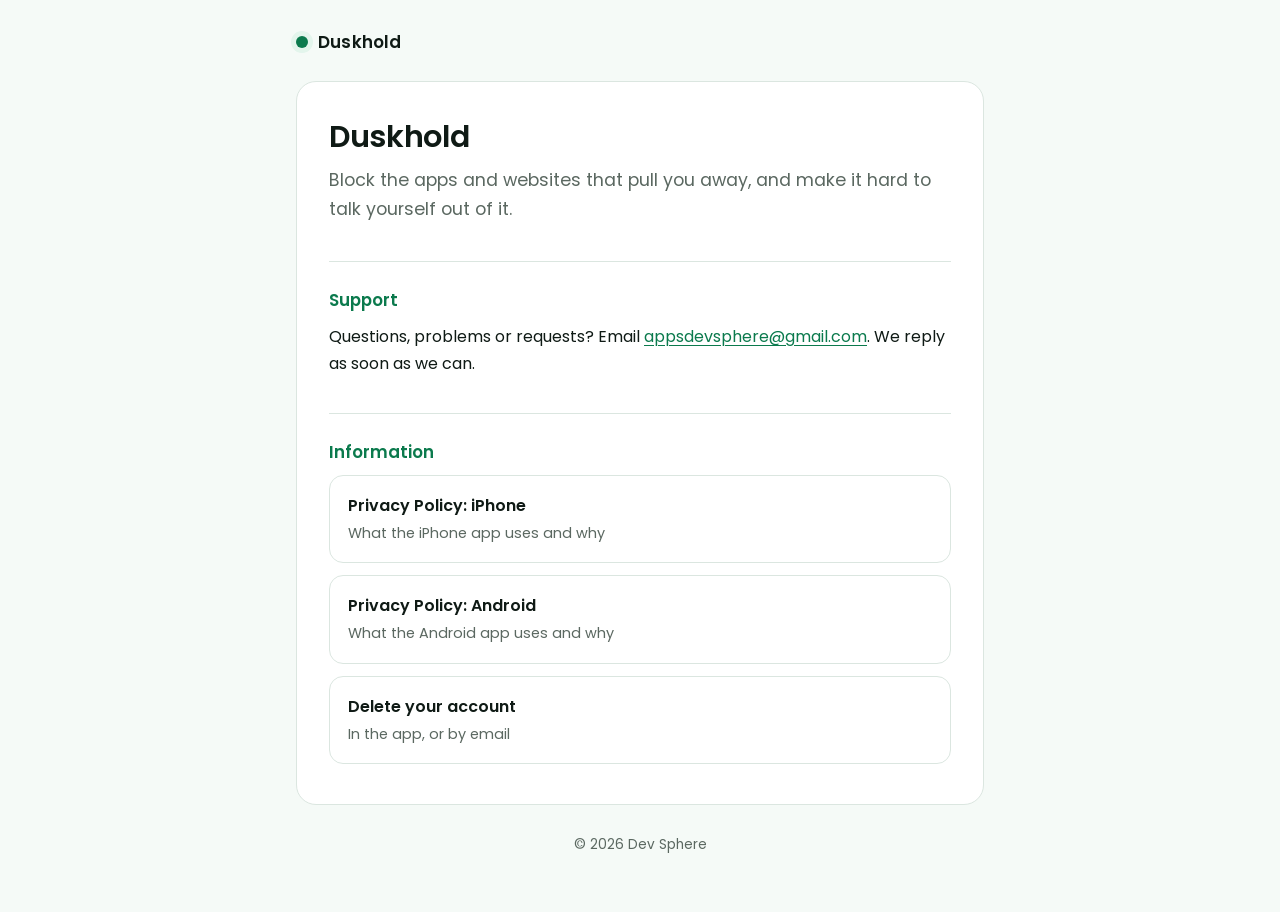
<file: index.html>
<!doctype html>
<html lang="en">
<head>
<meta charset="utf-8">
<meta name="viewport" content="width=device-width, initial-scale=1">
<title>Duskhold</title>
<meta name="description" content="Duskhold blocks the apps and websites you choose, and makes it hard to talk yourself out of it.">
<link rel="preconnect" href="https://fonts.googleapis.com">
<link rel="preconnect" href="https://fonts.gstatic.com" crossorigin>
<link href="https://fonts.googleapis.com/css2?family=Poppins:wght@400;500;600&display=swap" rel="stylesheet">
<link rel="stylesheet" href="style.css">
</head>
<body>
<div class="wrap">
<a class="brand" href="./">Duskhold</a>
<main>
<h1>Duskhold</h1>
<p class="lead">Block the apps and websites that pull you away, and make it hard to talk yourself out of it.</p>
<h2>Support</h2>
<p>Questions, problems or requests? Email <a href="mailto:appsdevsphere@gmail.com">appsdevsphere@gmail.com</a>. We reply as soon as we can.</p>
<h2>Information</h2>
<div class="cards">
<a class="card" href="privacy-ios.html"><strong>Privacy Policy: iPhone</strong><span>What the iPhone app uses and why</span></a>
<a class="card" href="privacy.html"><strong>Privacy Policy: Android</strong><span>What the Android app uses and why</span></a>
<a class="card" href="delete-account.html"><strong>Delete your account</strong><span>In the app, or by email</span></a>
</div>
</main>
<footer>&copy; 2026 Dev Sphere</footer>
</div>
</body>
</html>
</file>
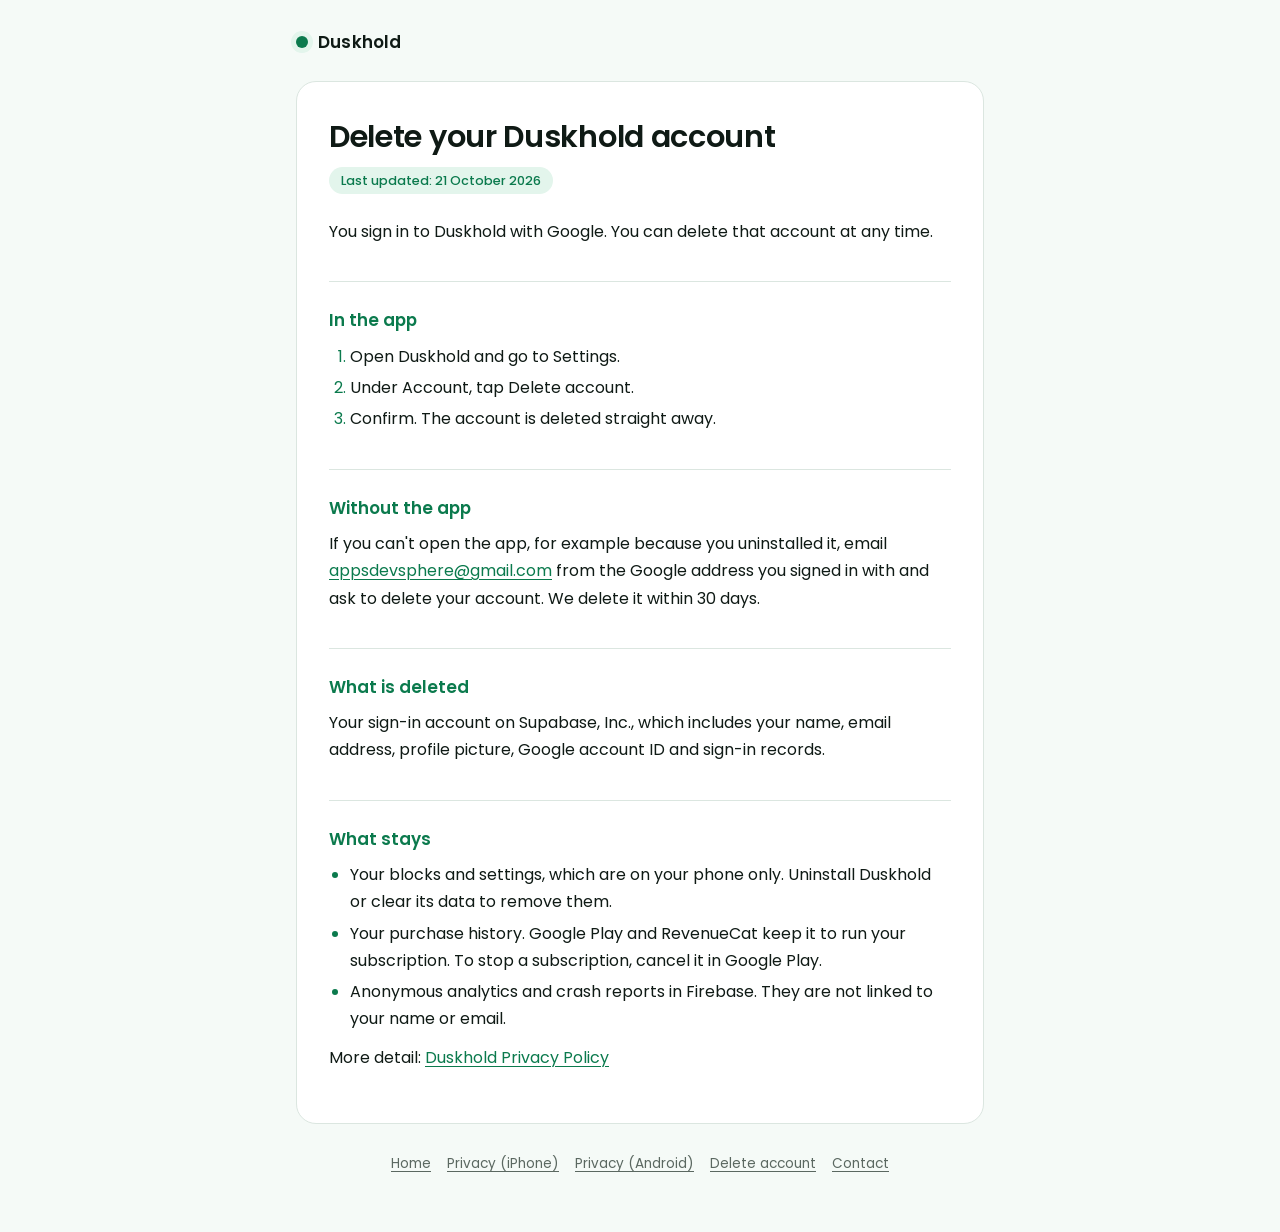
<file: delete-account.html>
<!doctype html>
<html lang="en">
<head>
<meta charset="utf-8">
<meta name="viewport" content="width=device-width, initial-scale=1">
<title>Delete your Duskhold account</title>
<link rel="preconnect" href="https://fonts.googleapis.com">
<link rel="preconnect" href="https://fonts.gstatic.com" crossorigin>
<link href="https://fonts.googleapis.com/css2?family=Poppins:wght@400;500;600&display=swap" rel="stylesheet">
<link rel="stylesheet" href="style.css">
</head>
<body>
<div class="wrap">
<a class="brand" href="./">Duskhold</a>
<main>
<h1>Delete your Duskhold account</h1>
<p class="updated">Last updated: 21 October 2026</p>
<p>You sign in to Duskhold with Google. You can delete that account at any time.</p>
<h2>In the app</h2>
<ol>
<li>Open Duskhold and go to Settings.</li>
<li>Under Account, tap Delete account.</li>
<li>Confirm. The account is deleted straight away.</li>
</ol>
<h2>Without the app</h2>
<p>If you can&#x27;t open the app, for example because you uninstalled it, email <a href="mailto:appsdevsphere@gmail.com">appsdevsphere@gmail.com</a> from the Google address you signed in with and ask to delete your account. We delete it within 30 days.</p>
<h2>What is deleted</h2>
<p>Your sign-in account on Supabase, Inc., which includes your name, email address, profile picture, Google account ID and sign-in records.</p>
<h2>What stays</h2>
<ul>
<li>Your blocks and settings, which are on your phone only. Uninstall Duskhold or clear its data to remove them.</li>
<li>Your purchase history. Google Play and RevenueCat keep it to run your subscription. To stop a subscription, cancel it in Google Play.</li>
<li>Anonymous analytics and crash reports in Firebase. They are not linked to your name or email.</li>
</ul>
<p>More detail: <a href="privacy.html">Duskhold Privacy Policy</a></p>
</main>
<footer>
<a href="./">Home</a><a href="privacy-ios.html">Privacy (iPhone)</a><a href="privacy.html">Privacy (Android)</a><a href="delete-account.html">Delete account</a><a href="mailto:appsdevsphere@gmail.com">Contact</a>
</footer>
</div>
</body>
</html>
</file>
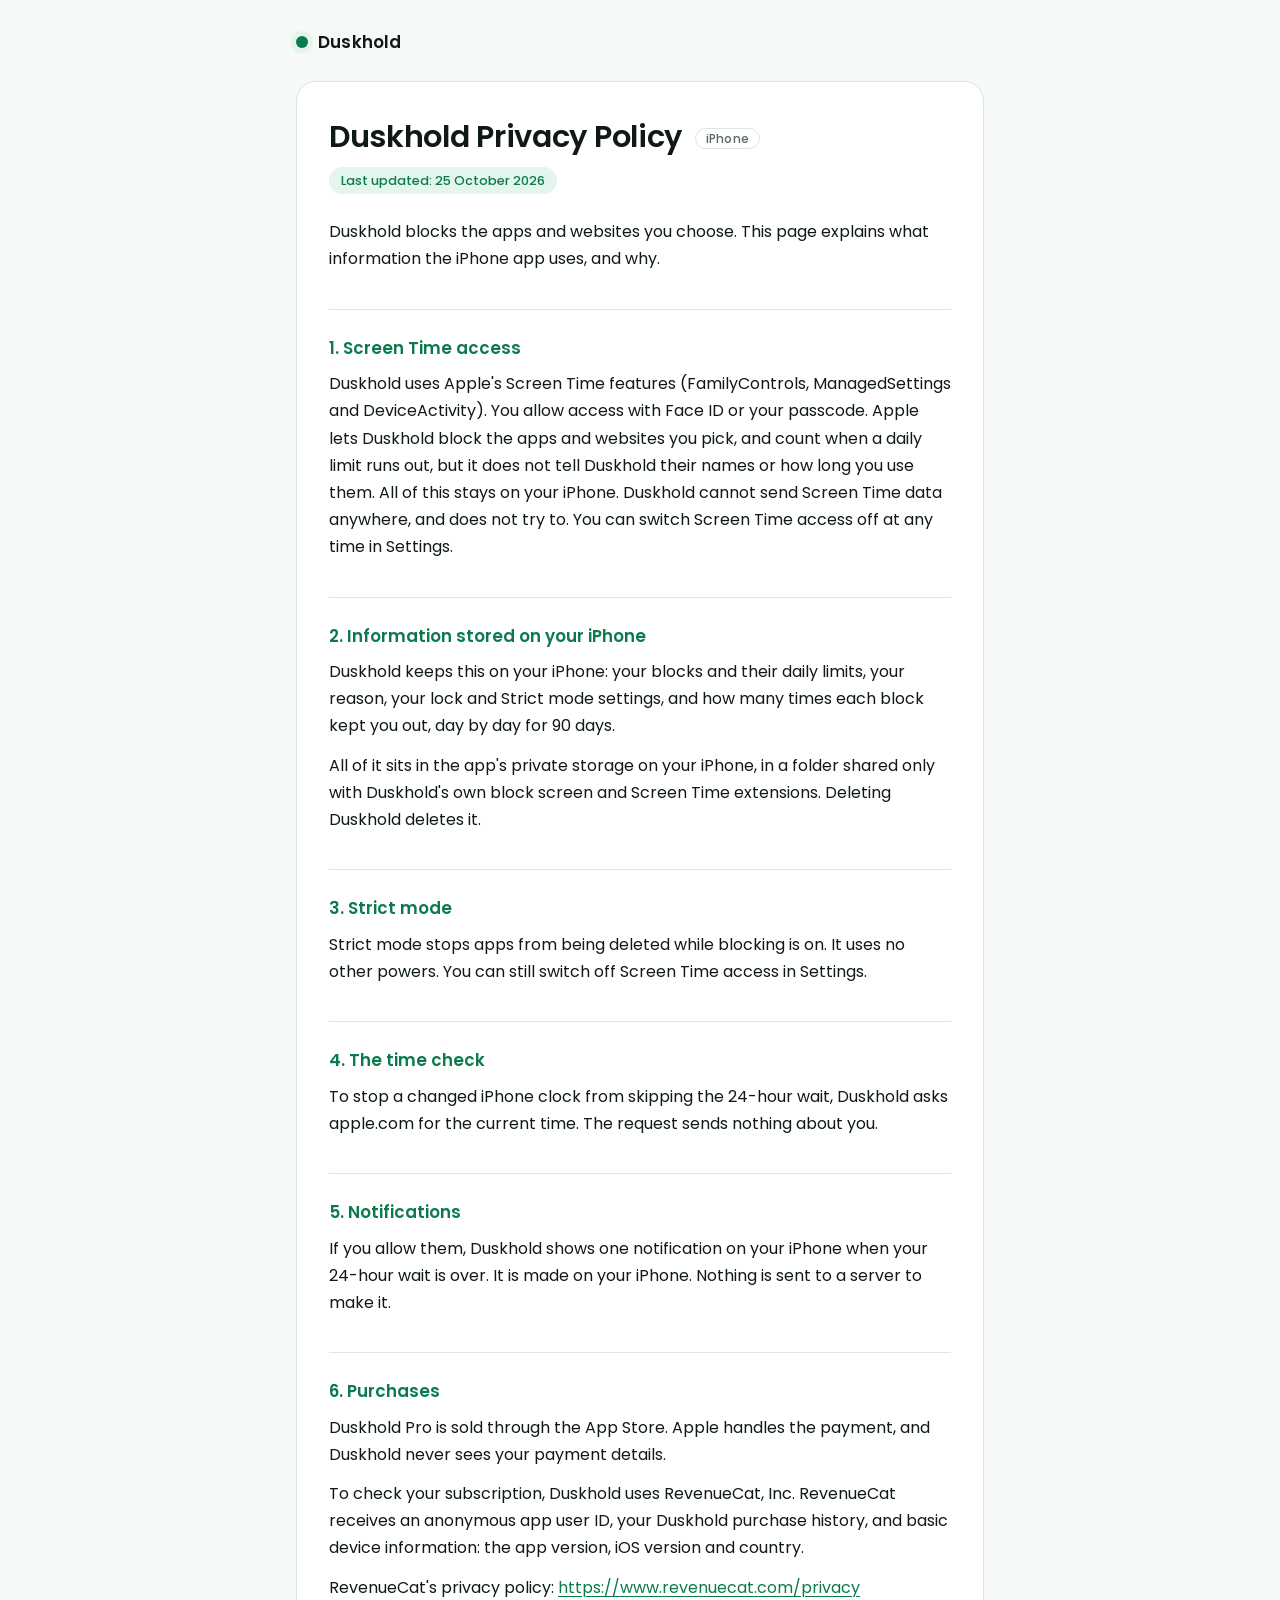
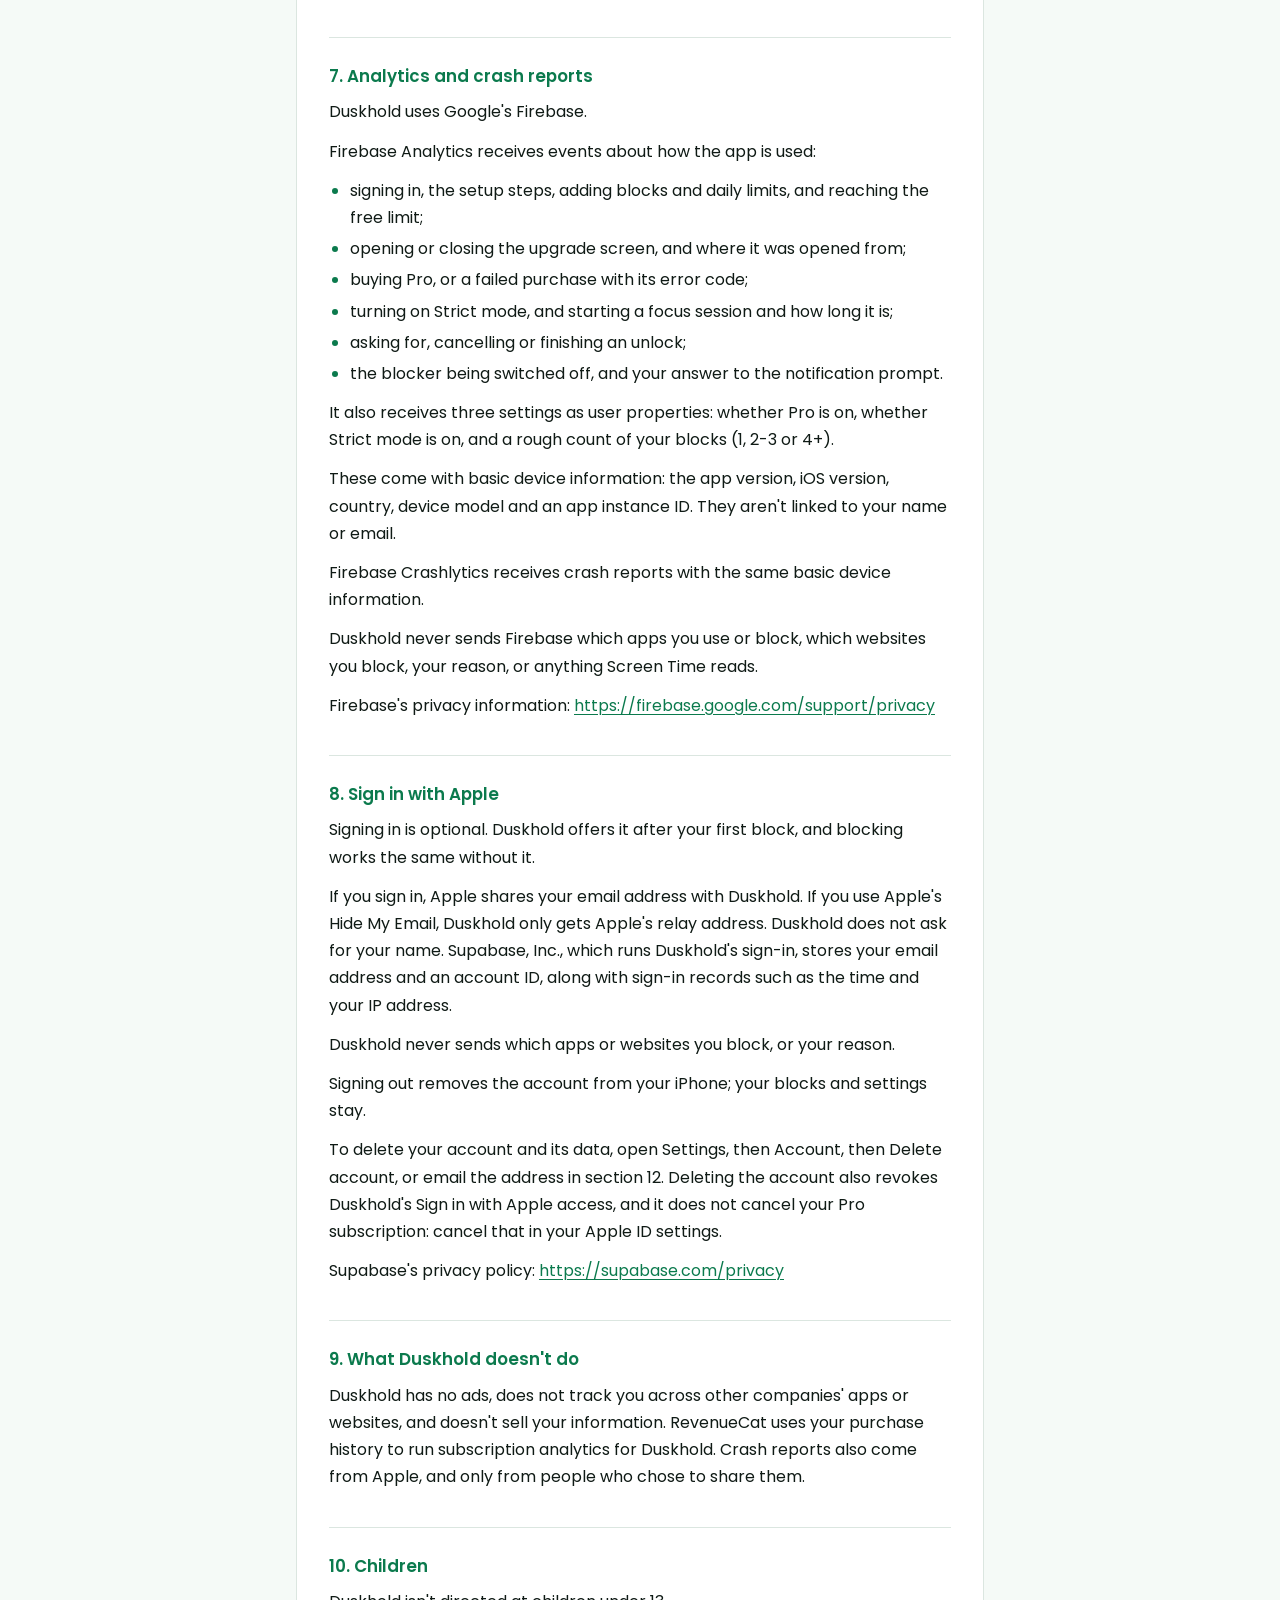
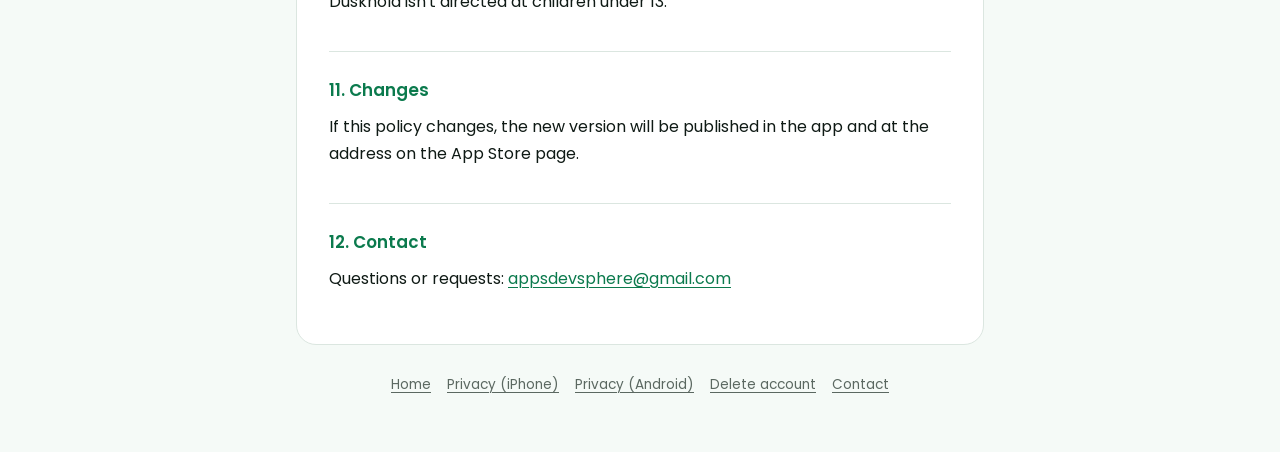
<file: privacy-ios.html>
<!doctype html>
<html lang="en">
<head>
<meta charset="utf-8">
<meta name="viewport" content="width=device-width, initial-scale=1">
<title>Duskhold Privacy Policy (iPhone)</title>
<link rel="preconnect" href="https://fonts.googleapis.com">
<link rel="preconnect" href="https://fonts.gstatic.com" crossorigin>
<link href="https://fonts.googleapis.com/css2?family=Poppins:wght@400;500;600&display=swap" rel="stylesheet">
<link rel="stylesheet" href="style.css">
</head>
<body>
<div class="wrap">
<a class="brand" href="./">Duskhold</a>
<main>
<h1>Duskhold Privacy Policy <span class="tag">iPhone</span></h1>
<p class="updated">Last updated: 25 October 2026</p>
<p>Duskhold blocks the apps and websites you choose. This page explains what information the iPhone app uses, and why.</p>
<h2>1. Screen Time access</h2>
<p>Duskhold uses Apple's Screen Time features (FamilyControls, ManagedSettings and DeviceActivity). You allow access with Face ID or your passcode. Apple lets Duskhold block the apps and websites you pick, and count when a daily limit runs out, but it does not tell Duskhold their names or how long you use them. All of this stays on your iPhone. Duskhold cannot send Screen Time data anywhere, and does not try to. You can switch Screen Time access off at any time in Settings.</p>
<h2>2. Information stored on your iPhone</h2>
<p>Duskhold keeps this on your iPhone: your blocks and their daily limits, your reason, your lock and Strict mode settings, and how many times each block kept you out, day by day for 90 days.</p>
<p>All of it sits in the app's private storage on your iPhone, in a folder shared only with Duskhold's own block screen and Screen Time extensions. Deleting Duskhold deletes it.</p>
<h2>3. Strict mode</h2>
<p>Strict mode stops apps from being deleted while blocking is on. It uses no other powers. You can still switch off Screen Time access in Settings.</p>
<h2>4. The time check</h2>
<p>To stop a changed iPhone clock from skipping the 24-hour wait, Duskhold asks apple.com for the current time. The request sends nothing about you.</p>
<h2>5. Notifications</h2>
<p>If you allow them, Duskhold shows one notification on your iPhone when your 24-hour wait is over. It is made on your iPhone. Nothing is sent to a server to make it.</p>
<h2>6. Purchases</h2>
<p>Duskhold Pro is sold through the App Store. Apple handles the payment, and Duskhold never sees your payment details.</p>
<p>To check your subscription, Duskhold uses RevenueCat, Inc. RevenueCat receives an anonymous app user ID, your Duskhold purchase history, and basic device information: the app version, iOS version and country.</p>
<p>RevenueCat's privacy policy: <a href="https://www.revenuecat.com/privacy">https://www.revenuecat.com/privacy</a></p>
<h2>7. Analytics and crash reports</h2>
<p>Duskhold uses Google's Firebase.</p>
<p>Firebase Analytics receives events about how the app is used:</p>
<ul>
<li>signing in, the setup steps, adding blocks and daily limits, and reaching the free limit;</li>
<li>opening or closing the upgrade screen, and where it was opened from;</li>
<li>buying Pro, or a failed purchase with its error code;</li>
<li>turning on Strict mode, and starting a focus session and how long it is;</li>
<li>asking for, cancelling or finishing an unlock;</li>
<li>the blocker being switched off, and your answer to the notification prompt.</li>
</ul>
<p>It also receives three settings as user properties: whether Pro is on, whether Strict mode is on, and a rough count of your blocks (1, 2-3 or 4+).</p>
<p>These come with basic device information: the app version, iOS version, country, device model and an app instance ID. They aren't linked to your name or email.</p>
<p>Firebase Crashlytics receives crash reports with the same basic device information.</p>
<p>Duskhold never sends Firebase which apps you use or block, which websites you block, your reason, or anything Screen Time reads.</p>
<p>Firebase's privacy information: <a href="https://firebase.google.com/support/privacy">https://firebase.google.com/support/privacy</a></p>
<h2>8. Sign in with Apple</h2>
<p>Signing in is optional. Duskhold offers it after your first block, and blocking works the same without it.</p>
<p>If you sign in, Apple shares your email address with Duskhold. If you use Apple's Hide My Email, Duskhold only gets Apple's relay address. Duskhold does not ask for your name. Supabase, Inc., which runs Duskhold's sign-in, stores your email address and an account ID, along with sign-in records such as the time and your IP address.</p>
<p>Duskhold never sends which apps or websites you block, or your reason.</p>
<p>Signing out removes the account from your iPhone; your blocks and settings stay.</p>
<p>To delete your account and its data, open Settings, then Account, then Delete account, or email the address in section 12. Deleting the account also revokes Duskhold's Sign in with Apple access, and it does not cancel your Pro subscription: cancel that in your Apple ID settings.</p>
<p>Supabase's privacy policy: <a href="https://supabase.com/privacy">https://supabase.com/privacy</a></p>
<h2>9. What Duskhold doesn't do</h2>
<p>Duskhold has no ads, does not track you across other companies' apps or websites, and doesn't sell your information. RevenueCat uses your purchase history to run subscription analytics for Duskhold. Crash reports also come from Apple, and only from people who chose to share them.</p>
<h2>10. Children</h2>
<p>Duskhold isn't directed at children under 13.</p>
<h2>11. Changes</h2>
<p>If this policy changes, the new version will be published in the app and at the address on the App Store page.</p>
<h2>12. Contact</h2>
<p>Questions or requests: <a href="mailto:appsdevsphere@gmail.com">appsdevsphere@gmail.com</a></p>
</main>
<footer>
<a href="./">Home</a><a href="privacy-ios.html">Privacy (iPhone)</a><a href="privacy.html">Privacy (Android)</a><a href="delete-account.html">Delete account</a><a href="mailto:appsdevsphere@gmail.com">Contact</a>
</footer>
</div>
</body>
</html>
</file>
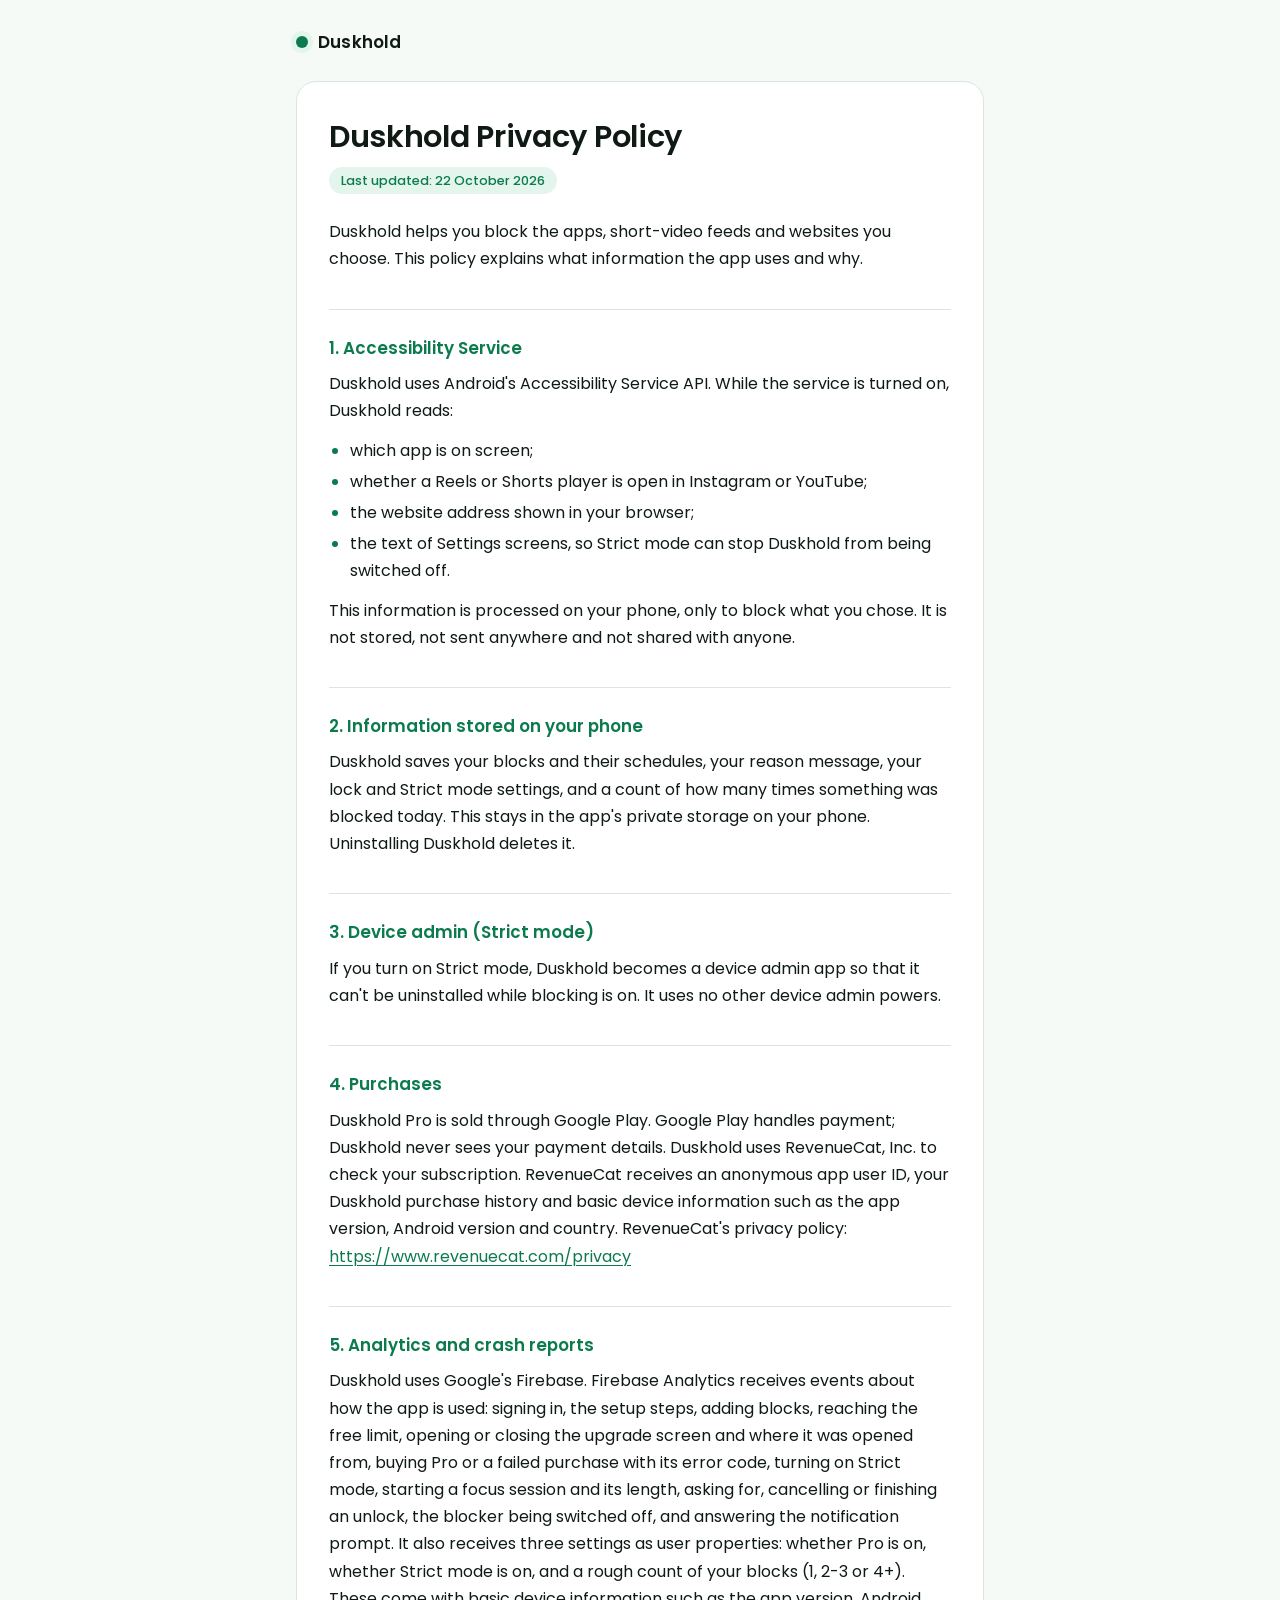
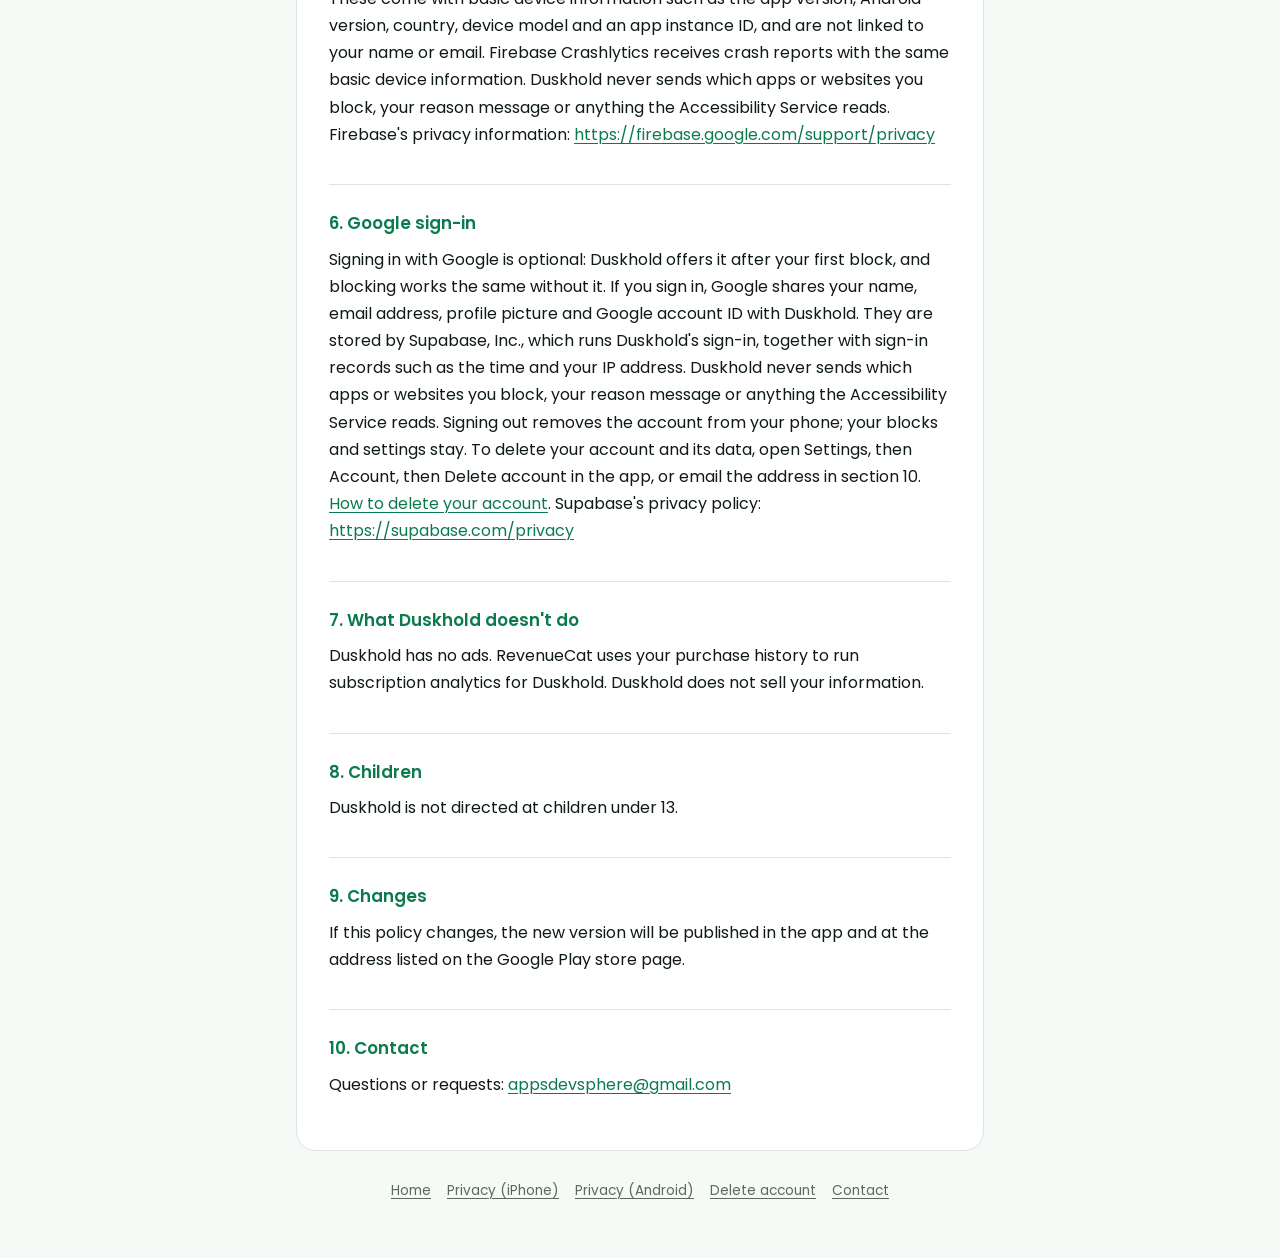
<file: privacy.html>
<!doctype html>
<html lang="en">
<head>
<meta charset="utf-8">
<meta name="viewport" content="width=device-width, initial-scale=1">
<title>Duskhold Privacy Policy</title>
<link rel="preconnect" href="https://fonts.googleapis.com">
<link rel="preconnect" href="https://fonts.gstatic.com" crossorigin>
<link href="https://fonts.googleapis.com/css2?family=Poppins:wght@400;500;600&display=swap" rel="stylesheet">
<link rel="stylesheet" href="style.css">
</head>
<body>
<div class="wrap">
<a class="brand" href="./">Duskhold</a>
<main>
<h1>Duskhold Privacy Policy</h1>
<p class="updated">Last updated: 22 October 2026</p>
<p>Duskhold helps you block the apps, short-video feeds and websites you choose. This policy explains what information the app uses and why.</p>
<h2>1. Accessibility Service</h2>
<p>Duskhold uses Android&#x27;s Accessibility Service API. While the service is turned on, Duskhold reads:</p>
<ul>
<li>which app is on screen;</li>
<li>whether a Reels or Shorts player is open in Instagram or YouTube;</li>
<li>the website address shown in your browser;</li>
<li>the text of Settings screens, so Strict mode can stop Duskhold from being switched off.</li>
</ul>
<p>This information is processed on your phone, only to block what you chose. It is not stored, not sent anywhere and not shared with anyone.</p>
<h2>2. Information stored on your phone</h2>
<p>Duskhold saves your blocks and their schedules, your reason message, your lock and Strict mode settings, and a count of how many times something was blocked today. This stays in the app&#x27;s private storage on your phone. Uninstalling Duskhold deletes it.</p>
<h2>3. Device admin (Strict mode)</h2>
<p>If you turn on Strict mode, Duskhold becomes a device admin app so that it can&#x27;t be uninstalled while blocking is on. It uses no other device admin powers.</p>
<h2>4. Purchases</h2>
<p>Duskhold Pro is sold through Google Play. Google Play handles payment; Duskhold never sees your payment details. Duskhold uses RevenueCat, Inc. to check your subscription. RevenueCat receives an anonymous app user ID, your Duskhold purchase history and basic device information such as the app version, Android version and country. RevenueCat&#x27;s privacy policy: <a href="https://www.revenuecat.com/privacy">https://www.revenuecat.com/privacy</a></p>
<h2>5. Analytics and crash reports</h2>
<p>Duskhold uses Google&#x27;s Firebase. Firebase Analytics receives events about how the app is used: signing in, the setup steps, adding blocks, reaching the free limit, opening or closing the upgrade screen and where it was opened from, buying Pro or a failed purchase with its error code, turning on Strict mode, starting a focus session and its length, asking for, cancelling or finishing an unlock, the blocker being switched off, and answering the notification prompt. It also receives three settings as user properties: whether Pro is on, whether Strict mode is on, and a rough count of your blocks (1, 2-3 or 4+). These come with basic device information such as the app version, Android version, country, device model and an app instance ID, and are not linked to your name or email. Firebase Crashlytics receives crash reports with the same basic device information. Duskhold never sends which apps or websites you block, your reason message or anything the Accessibility Service reads. Firebase&#x27;s privacy information: <a href="https://firebase.google.com/support/privacy">https://firebase.google.com/support/privacy</a></p>
<h2>6. Google sign-in</h2>
<p>Signing in with Google is optional: Duskhold offers it after your first block, and blocking works the same without it. If you sign in, Google shares your name, email address, profile picture and Google account ID with Duskhold. They are stored by Supabase, Inc., which runs Duskhold&#x27;s sign-in, together with sign-in records such as the time and your IP address. Duskhold never sends which apps or websites you block, your reason message or anything the Accessibility Service reads. Signing out removes the account from your phone; your blocks and settings stay. To delete your account and its data, open Settings, then Account, then Delete account in the app, or email the address in section 10. <a href="delete-account.html">How to delete your account</a>. Supabase&#x27;s privacy policy: <a href="https://supabase.com/privacy">https://supabase.com/privacy</a></p>
<h2>7. What Duskhold doesn&#x27;t do</h2>
<p>Duskhold has no ads. RevenueCat uses your purchase history to run subscription analytics for Duskhold. Duskhold does not sell your information.</p>
<h2>8. Children</h2>
<p>Duskhold is not directed at children under 13.</p>
<h2>9. Changes</h2>
<p>If this policy changes, the new version will be published in the app and at the address listed on the Google Play store page.</p>
<h2>10. Contact</h2>
<p>Questions or requests: <a href="mailto:appsdevsphere@gmail.com">appsdevsphere@gmail.com</a></p>
</main>
<footer>
<a href="./">Home</a><a href="privacy-ios.html">Privacy (iPhone)</a><a href="privacy.html">Privacy (Android)</a><a href="delete-account.html">Delete account</a><a href="mailto:appsdevsphere@gmail.com">Contact</a>
</footer>
</div>
</body>
</html>
</file>
<file: style.css>
:root{color-scheme:light dark;--bg:#f5faf7;--card:#fff;--fg:#0f1a15;--muted:#5b6861;--line:#dbe6e0;--accent:#0b7a4d;--accent-soft:#e3f5ec}
@media (prefers-color-scheme:dark){:root{--bg:#050706;--card:#101311;--fg:#f5f7f5;--muted:#a3aaa6;--line:#282d2a;--accent:#38d996;--accent-soft:#0b251a}}
*{box-sizing:border-box}
body{margin:0;background:var(--bg);color:var(--fg);font:400 16px/1.7 Poppins,system-ui,-apple-system,"Segoe UI",Roboto,sans-serif;-webkit-font-smoothing:antialiased}
.wrap{max-width:720px;margin:0 auto;padding:28px 16px 56px}
.brand{display:inline-flex;align-items:center;gap:10px;font-weight:600;font-size:1.05rem;color:var(--fg);text-decoration:none;letter-spacing:.01em}
.brand::before{content:"";width:12px;height:12px;border-radius:50%;background:var(--accent);box-shadow:0 0 0 5px var(--accent-soft)}
main{background:var(--card);border:1px solid var(--line);border-radius:20px;margin-top:24px;padding:36px 32px 40px}
h1{font-size:1.9rem;font-weight:600;line-height:1.25;letter-spacing:-.01em;margin:0 0 10px}
h2{font-size:1.05rem;font-weight:600;margin:36px 0 8px;padding-top:24px;border-top:1px solid var(--line);color:var(--accent)}
.updated{display:inline-block;margin:0 0 24px;padding:3px 12px;border-radius:999px;background:var(--accent-soft);color:var(--accent);font-size:.8rem;font-weight:500}
p,li{color:var(--fg)}
p{margin:0 0 12px}
a{color:var(--accent);text-underline-offset:3px;text-decoration-thickness:1px}
a:hover{text-decoration-thickness:2px}
ul,ol{padding-left:1.3em;margin:0 0 12px}
li{margin:4px 0}
li::marker{color:var(--accent)}
footer{margin-top:28px;text-align:center;color:var(--muted);font-size:.85rem}
footer a{color:var(--muted);margin:0 8px}
footer a:hover{color:var(--accent)}
.lead{font-size:1.1rem;color:var(--muted);margin:0 0 28px}
.cards{display:grid;gap:12px;margin-top:8px}
.card{display:block;padding:16px 18px;border:1px solid var(--line);border-radius:14px;text-decoration:none;color:var(--fg);transition:border-color .15s}
.card:hover{border-color:var(--accent)}
.card strong{display:block;font-weight:600}
.card span{color:var(--muted);font-size:.9rem}
@media (max-width:520px){main{padding:26px 20px 30px;border-radius:16px}h1{font-size:1.6rem}}
.tag{display:inline-block;vertical-align:middle;margin-left:6px;padding:2px 10px;border-radius:999px;border:1px solid var(--line);color:var(--muted);font-size:.75rem;font-weight:500;letter-spacing:.02em}
</file>
